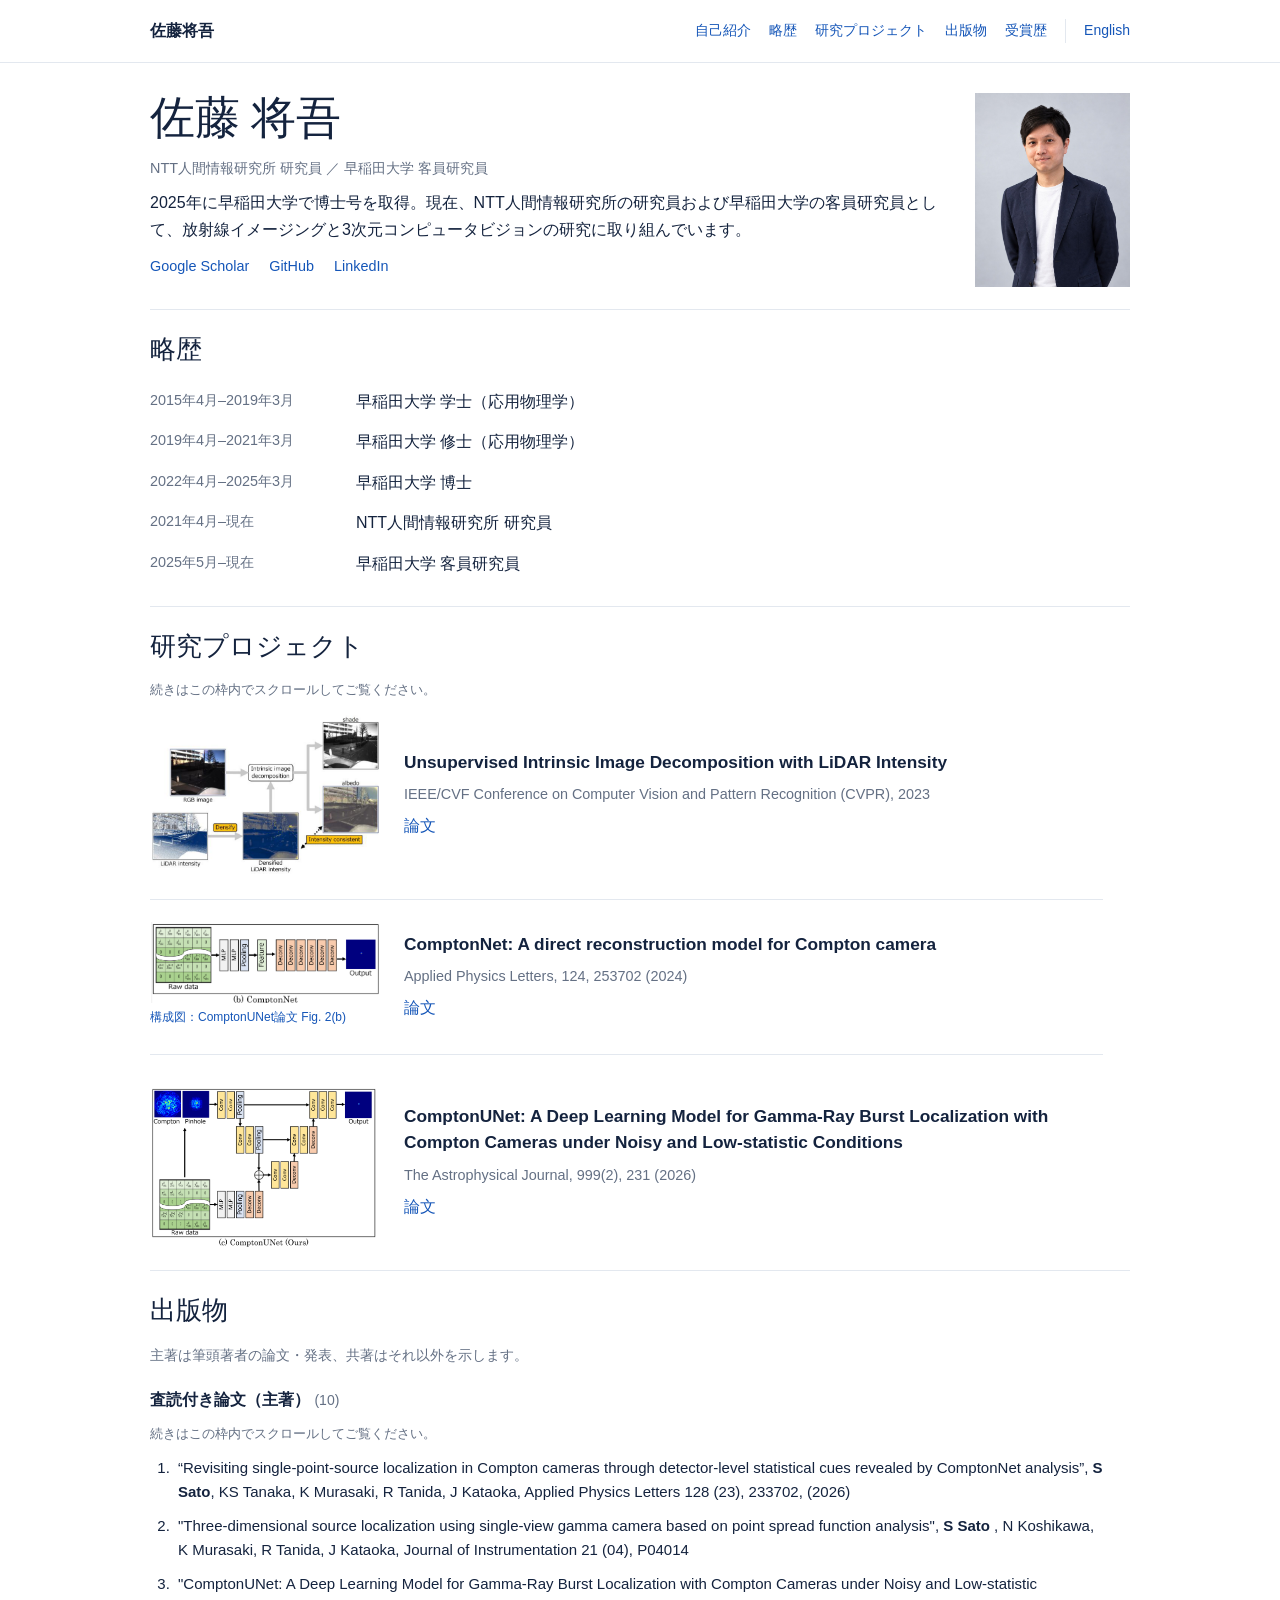
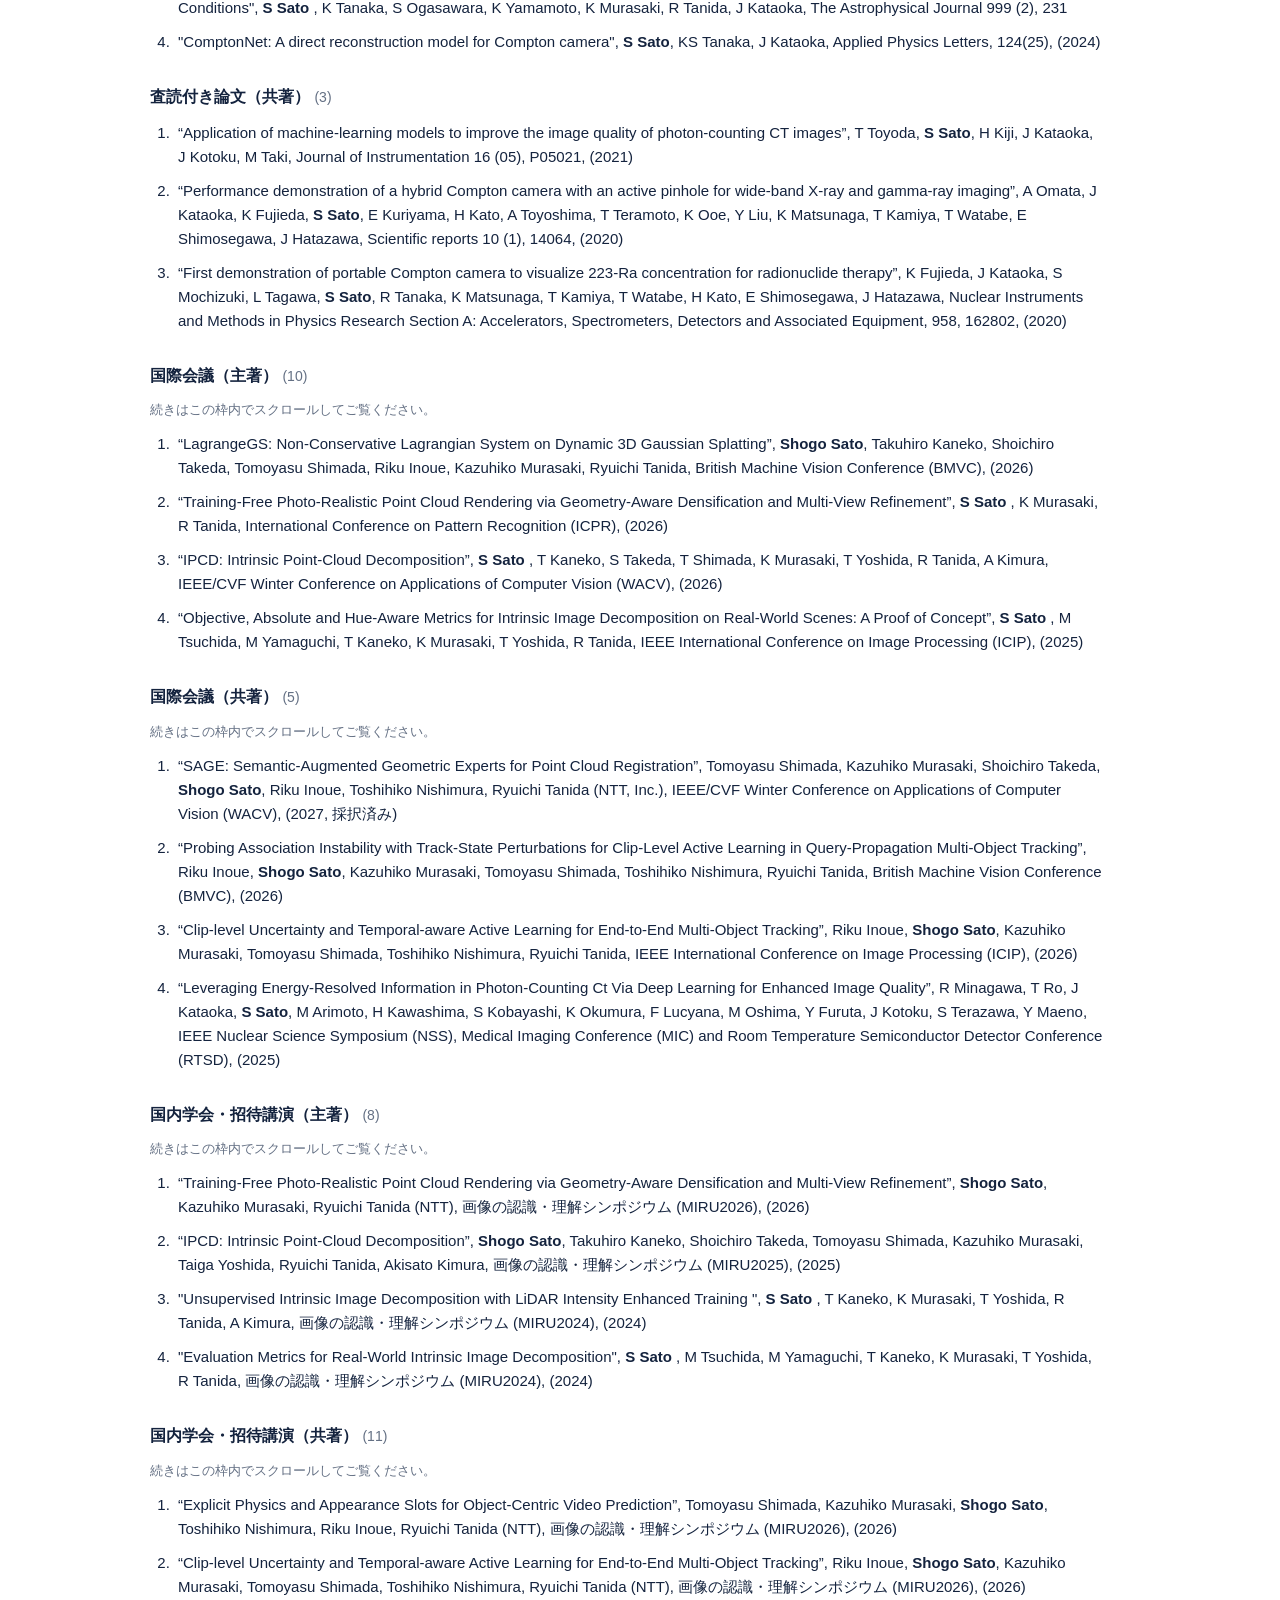
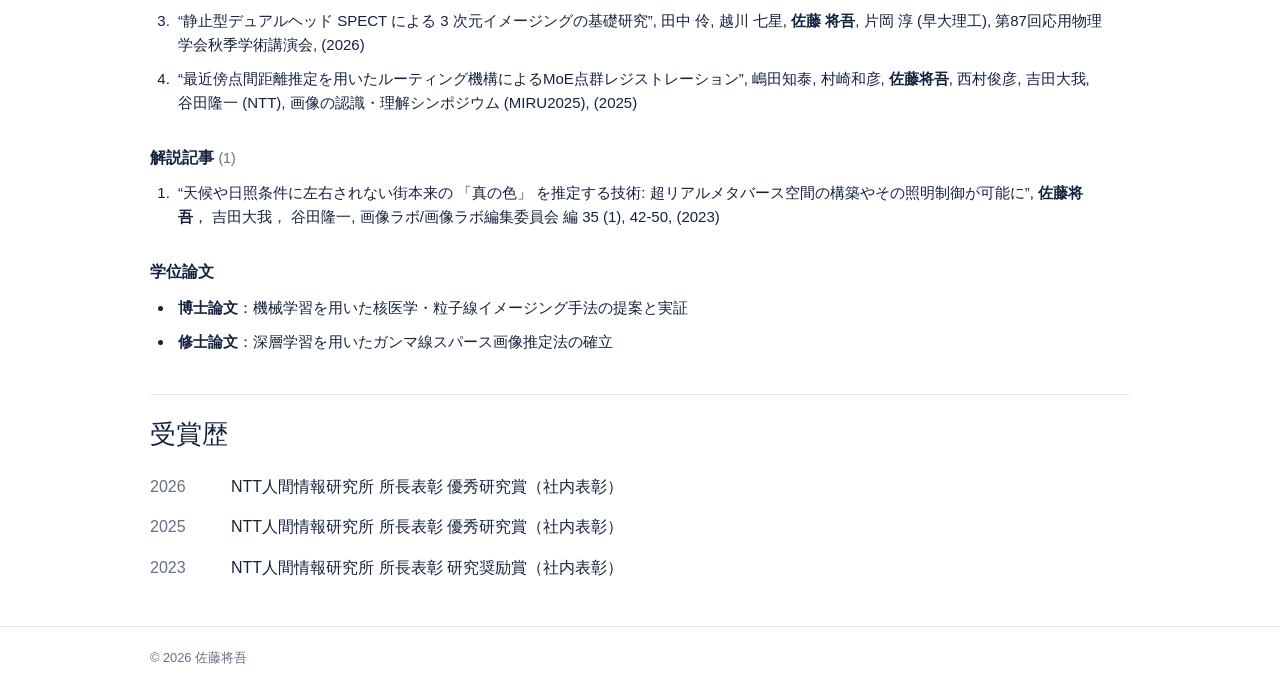
<file: index.html>
<!doctype html>
<html lang="ja"><head><meta charset="utf-8"><meta name="viewport" content="width=device-width, initial-scale=1"><title>佐藤将吾｜研究者</title><meta name="description" content="佐藤将吾の研究紹介・略歴・出版物・受賞歴。放射線イメージングと3次元コンピュータビジョン。"><link rel="alternate" hreflang="ja" href="index.html"><link rel="alternate" hreflang="en" href="en.html"><link rel="stylesheet" href="styles.css"></head>
<body><header><div class="container nav"><a class="brand" href="#about">佐藤将吾</a><nav aria-label="主要ナビゲーション"><a href="#about">自己紹介</a><a href="#bio">略歴</a><a href="#research">研究プロジェクト</a><a href="#publications">出版物</a><a href="#awards">受賞歴</a><a class="language" href="en.html" lang="en">English</a></nav></div></header>
<main class="container"><div id="about" class="hero"><div><h1>佐藤 将吾</h1><p class="affiliation">NTT人間情報研究所 研究員 ／ 早稲田大学 客員研究員</p><p>2025年に早稲田大学で博士号を取得。現在、NTT人間情報研究所の研究員および早稲田大学の客員研究員として、放射線イメージングと3次元コンピュータビジョンの研究に取り組んでいます。</p><div class="links"><a href="https://scholar.google.com/citations?user=L3wIpmAAAAAJ&amp;hl=ja">Google Scholar</a><a href="https://github.com/ShogoSato1996">GitHub</a><a href="https://www.linkedin.com/in/shogo-sato/">LinkedIn</a></div></div><img class="portrait" src="profile-casual.jpg" alt="佐藤将吾の写真" width="1122" height="1402"></div>
<section id="bio"><h2>略歴</h2><dl class="bio-list"><div><dt>2015年4月–2019年3月</dt><dd>早稲田大学 学士（応用物理学）</dd></div><div><dt>2019年4月–2021年3月</dt><dd>早稲田大学 修士（応用物理学）</dd></div><div><dt>2022年4月–2025年3月</dt><dd>早稲田大学 博士</dd></div><div><dt>2021年4月–現在</dt><dd>NTT人間情報研究所 研究員</dd></div><div><dt>2025年5月–現在</dt><dd>早稲田大学 客員研究員</dd></div></dl></section>
<section id="research"><h2>研究プロジェクト</h2><p class="scroll-hint" hidden>続きはこの枠内でスクロールしてご覧ください。</p><div class="scroll-window research-list" data-preview-count="3" role="region" aria-label="研究プロジェクト"><article class="research-row"><a href="https://openaccess.thecvf.com/content/CVPR2023/html/Sato_Unsupervised_Intrinsic_Image_Decomposition_With_LiDAR_Intensity_CVPR_2023_paper.html"><img src="cvpr2023-thumbnail.png" alt="LiDAR反射強度を用いた固有画像分解の手法概要" width="720" height="510" loading="lazy"></a><div><h3>Unsupervised Intrinsic Image Decomposition with LiDAR Intensity</h3><p class="venue">IEEE/CVF Conference on Computer Vision and Pattern Recognition (CVPR), 2023</p><a href="https://openaccess.thecvf.com/content/CVPR2023/html/Sato_Unsupervised_Intrinsic_Image_Decomposition_With_LiDAR_Intensity_CVPR_2023_paper.html">論文</a></div></article>
<article class="research-row"><div><a href="https://doi.org/10.1063/5.0213950"><img src="comptonnet-thumbnail.png" alt="ComptonNet: A direct reconstruction model for Compton camera" loading="lazy"></a><p class="image-source"><a href="https://arxiv.org/abs/2602.17085">構成図：ComptonUNet論文 Fig. 2(b)</a></p></div><div><h3>ComptonNet: A direct reconstruction model for Compton camera</h3><p class="venue">Applied Physics Letters, 124, 253702 (2024)</p><a href="https://doi.org/10.1063/5.0213950">論文</a></div></article>
<article class="research-row"><div><a href="https://arxiv.org/abs/2602.17085"><img src="comptonunet-thumbnail.png" alt="ComptonUNet: A Deep Learning Model for Gamma-Ray Burst Localization with Compton Cameras under Noisy and Low-statistic Conditions" loading="lazy"></a></div><div><h3>ComptonUNet: A Deep Learning Model for Gamma-Ray Burst Localization with Compton Cameras under Noisy and Low-statistic Conditions</h3><p class="venue">The Astrophysical Journal, 999(2), 231 (2026)</p><a href="https://arxiv.org/abs/2602.17085">論文</a></div></article>
<article class="research-row"><div><a href="https://arxiv.org/abs/2104.00916"><img src="fermi-thumbnail.png" alt="Machine-learning Application to Fermi-LAT Data: Sharpening All-sky Map and Emphasizing Variable Sources" loading="lazy"></a></div><div><h3>Machine-learning Application to Fermi-LAT Data: Sharpening All-sky Map and Emphasizing Variable Sources</h3><p class="venue">The Astrophysical Journal, 913(2), 83 (2021)</p><a href="https://arxiv.org/abs/2104.00916">論文</a></div></article>
<article class="research-row"><div><a href="https://www.openaccess.thecvf.com/content/WACV2026/html/Sato_IPCD_Intrinsic_Point-Cloud_Decomposition_WACV_2026_paper.html"><img src="ipcd-thumbnail.png" alt="IPCD: Intrinsic Point-Cloud Decomposition" loading="lazy"></a></div><div><h3>IPCD: Intrinsic Point-Cloud Decomposition</h3><p class="venue">IEEE/CVF Winter Conference on Applications of Computer Vision (WACV), 2026</p><a href="https://www.openaccess.thecvf.com/content/WACV2026/html/Sato_IPCD_Intrinsic_Point-Cloud_Decomposition_WACV_2026_paper.html">論文</a></div></article>
<article class="research-row"><div><a href="https://openaccess.thecvf.com/content/WACV2025/html/Sato_Unsupervised_Single-Image_Intrinsic_Image_Decomposition_with_LiDAR_Intensity_Enhanced_Training_WACV_2025_paper.html"><img src="liet-thumbnail.png" alt="Unsupervised Single-Image Intrinsic Image Decomposition with LiDAR Intensity Enhanced Training" loading="lazy"></a></div><div><h3>Unsupervised Single-Image Intrinsic Image Decomposition with LiDAR Intensity Enhanced Training</h3><p class="venue">IEEE/CVF Winter Conference on Applications of Computer Vision (WACV), 2025</p><a href="https://openaccess.thecvf.com/content/WACV2025/html/Sato_Unsupervised_Single-Image_Intrinsic_Image_Decomposition_with_LiDAR_Intensity_Enhanced_Training_WACV_2025_paper.html">論文</a></div></article></div></section>
<section id="publications">
      <div>
        <h2>出版物</h2>
        <p class="publication-intro">主著は筆頭著者の論文・発表、共著はそれ以外を示します。</p>
        
        <div class="publication-group"><h3>査読付き論文（主著） <span class="pub-count">(10)</span></h3><p class="scroll-hint" hidden>続きはこの枠内でスクロールしてご覧ください。</p><div class="scroll-window" data-preview-count="4" role="region" aria-label="査読付き論文（主著）"><ol class="publication-list"><li>“Revisiting single-point-source localization in Compton cameras through detector-level statistical cues revealed by ComptonNet analysis”, <strong>S Sato</strong>, KS Tanaka, K Murasaki, R Tanida, J Kataoka, Applied Physics Letters 128 (23), 233702, (2026)</li>
<li>&quot;Three-dimensional source localization using single-view gamma camera based on point spread function analysis&quot;, <strong>S Sato</strong> , N Koshikawa, K Murasaki, R Tanida, J Kataoka, Journal of Instrumentation 21 (04), P04014</li>
<li>&quot;ComptonUNet: A Deep Learning Model for Gamma-Ray Burst Localization with Compton Cameras under Noisy and Low-statistic Conditions&quot;, <strong>S Sato</strong> , K Tanaka, S Ogasawara, K Yamamoto, K Murasaki, R Tanida, J Kataoka, The Astrophysical Journal 999 (2), 231</li>
<li>&quot;ComptonNet: A direct reconstruction model for Compton camera&quot;, <strong>S Sato</strong>, KS Tanaka, J Kataoka, Applied Physics Letters, 124(25), (2024)</li>
<li>“Experimental concept validation of a proton therapy range verification system using scattered proton measurements, <strong>S Sato</strong>, H Yokokawa, M Sagisaka, Y Okazaki, R Iwashita, S Yoshida, KS Tanaka, S Yamamoto, T Yamashita, Y Kobashi, J Kataoka, Applied Physics Letters, 124(21), (2024)</li>
<li>“Shadow Detection Based on Luminance-LiDAR Intensity Uncorrelation”, <strong>S Sato</strong>, Y Yao, T Yoshida, S Ando, J Shimamura, IEICE TRANSACTIONS on Information and Systems 106 (9), 1556-1563, (2023)</li>
<li>“A simulation study of in-beam visualization system for proton therapy by monitoring scattered protons”, <strong>S Sato</strong>, H Yokokawa, M Hosobuchi, J Kataoka, Frontiers in Medicine 10, 1038348, (2023)</li>
<li>“Machine-learning Application to Fermi-LAT Data: Sharpening All-sky Map and Emphasizing Variable Sources”, <strong>S Sato</strong>, J Kataoka, S Ito, J Kotoku, M Taki, A Oyama, T Toyoda, Y Nakamura, M Yamamoto, The Astrophysical Journal 913 (2), 83, (2021)</li>
<li>“High-statistics image generation from sparse radiation images by four types of machine-learning models”, <strong>S Sato</strong>, J Kataoka, J Kotoku, M Taki, A Oyama, L Tagawa, K Fujieda, F Nishi, T Toyoda, Journal of Instrumentation 15 (10), P10026, (2020)</li>
<li>“First application of the super-resolution imaging technique using a Compton camera”, <strong>S Sato</strong>, J Kataoka, J Kotoku, M Taki, A Oyama, L Tagawa, K Fujieda, F Nishi, T Toyoda, Nuclear Instruments and Methods in Physics Research Section A: Accelerators, Spectrometers, Detectors and Associated Equipment, 969, 164034, (2020)</li></ol></div></div>
<div class="publication-group"><h3>査読付き論文（共著） <span class="pub-count">(3)</span></h3><p class="scroll-hint" hidden>続きはこの枠内でスクロールしてご覧ください。</p><div class="scroll-window" data-preview-count="4" role="region" aria-label="査読付き論文（共著）"><ol class="publication-list"><li>“Application of machine-learning models to improve the image quality of photon-counting CT images”, T Toyoda, <strong>S Sato</strong>, H Kiji, J Kataoka, J Kotoku, M Taki, Journal of Instrumentation 16 (05), P05021, (2021)</li>
<li>“Performance demonstration of a hybrid Compton camera with an active pinhole for wide-band X-ray and gamma-ray imaging”, A Omata, J Kataoka, K Fujieda, <strong>S Sato</strong>, E Kuriyama, H Kato, A Toyoshima, T Teramoto, K Ooe, Y Liu, K Matsunaga, T Kamiya, T Watabe, E Shimosegawa, J Hatazawa, Scientific reports 10 (1), 14064, (2020)</li>
<li>“First demonstration of portable Compton camera to visualize 223-Ra concentration for radionuclide therapy”, K Fujieda, J Kataoka, S Mochizuki, L Tagawa, <strong>S Sato</strong>, R Tanaka, K Matsunaga, T Kamiya, T Watabe, H Kato, E Shimosegawa, J Hatazawa, Nuclear Instruments and Methods in Physics Research Section A: Accelerators, Spectrometers, Detectors and Associated Equipment, 958, 162802, (2020)</li></ol></div></div>
<div class="publication-group"><h3>国際会議（主著） <span class="pub-count">(10)</span></h3><p class="scroll-hint" hidden>続きはこの枠内でスクロールしてご覧ください。</p><div class="scroll-window" data-preview-count="4" role="region" aria-label="国際会議（主著）"><ol class="publication-list"><li>“LagrangeGS: Non-Conservative Lagrangian System on Dynamic 3D Gaussian Splatting”, <strong>Shogo Sato</strong>, Takuhiro Kaneko, Shoichiro Takeda, Tomoyasu Shimada, Riku Inoue, Kazuhiko Murasaki, Ryuichi Tanida, British Machine Vision Conference (BMVC), (2026)</li>
<li>“Training-Free Photo-Realistic Point Cloud Rendering via Geometry-Aware Densification and Multi-View Refinement”, <strong>S Sato</strong> , K Murasaki, R Tanida, International Conference on Pattern Recognition (ICPR), (2026)</li>
<li>“IPCD: Intrinsic Point-Cloud Decomposition”, <strong>S Sato</strong> , T Kaneko, S Takeda, T Shimada, K Murasaki, T Yoshida, R Tanida, A Kimura, IEEE/CVF Winter Conference on Applications of Computer Vision (WACV), (2026)</li>
<li>“Objective, Absolute and Hue-Aware Metrics for Intrinsic Image Decomposition on Real-World Scenes: A Proof of Concept”, <strong>S Sato</strong> , M Tsuchida, M Yamaguchi, T Kaneko, K Murasaki, T Yoshida, R Tanida, IEEE International Conference on Image Processing (ICIP), (2025)</li>
<li>“Unsupervised Single-Image Intrinsic Image Decomposition with LiDAR Intensity Enhanced Training”, <strong>S Sato</strong>, T Kaneko, K Murasaki, T Yoshida, R Tanida, A Kimura, IEEE/CVF Winter Conference on Applications of Computer Vision (WACV), (2025)</li>
<li>“Unsupervised intrinsic image decomposition with lidar intensity”, <strong>S Sato</strong>, Y Yao, T Yoshida, T Kaneko, S Ando, J Shimamura, IEEE/CVF Conference on Computer Vision and Pattern Recognition (CVPR), (2023)</li>
<li>”In-situ visualization system of 3D dose distribution for precision proton therapy”, <strong>S Sato</strong>, H Yokokawa, M Hosobuchi, M Sagisaka, K Tanaka, J Kataoka, New Developments in Photodetection (NDIP2022), Oral, (2022)</li>
<li>”First application of the super-resolution imaging technique using a Compton camera”, <strong>S Sato</strong>, J Kataoka, J Kotoku, M Taki, A Oyama, L Tagawa, K Fujieda, F Nishi, and T Toyoda, 12th International Hiroshima Symposium on the Development and Application of Semiconductor Tracking Detectors (HSTD12), (2021)</li>
<li>” A simple identification of multiple-hit events to improve the image quality of fine pixel scintillation detector”, <strong>S Sato</strong>, J Kataoka, S Mochizuki, K Fujieda, F Nishi, 12th International Hiroshima Symposium on the Development and Application of Semiconductor Tracking Detectors (HSTD12), (2021)</li>
<li>” A simple identification of multiple-hit events to improve the image quality of fine pixel scintillation detector”, <strong>S Sato</strong>, J Kataoka, S Mochizuki, K Fujieda, F Nishi, IEEE Nuclear Science Symposium, Medical Imaging Conference, (2021)</li></ol></div></div>
<div class="publication-group"><h3>国際会議（共著） <span class="pub-count">(5)</span></h3><p class="scroll-hint" hidden>続きはこの枠内でスクロールしてご覧ください。</p><div class="scroll-window" data-preview-count="4" role="region" aria-label="国際会議（共著）"><ol class="publication-list"><li>“SAGE: Semantic-Augmented Geometric Experts for Point Cloud Registration”, Tomoyasu Shimada, Kazuhiko Murasaki, Shoichiro Takeda, <strong>Shogo Sato</strong>, Riku Inoue, Toshihiko Nishimura, Ryuichi Tanida (NTT, Inc.), IEEE/CVF Winter Conference on Applications of Computer Vision (WACV), (2027, 採択済み)</li>
<li>“Probing Association Instability with Track-State Perturbations for Clip-Level Active Learning in Query-Propagation Multi-Object Tracking”, Riku Inoue, <strong>Shogo Sato</strong>, Kazuhiko Murasaki, Tomoyasu Shimada, Toshihiko Nishimura, Ryuichi Tanida, British Machine Vision Conference (BMVC), (2026)</li>
<li>“Clip-level Uncertainty and Temporal-aware Active Learning for End-to-End Multi-Object Tracking”, Riku Inoue, <strong>Shogo Sato</strong>, Kazuhiko Murasaki, Tomoyasu Shimada, Toshihiko Nishimura, Ryuichi Tanida, IEEE International Conference on Image Processing (ICIP), (2026)</li>
<li>“Leveraging Energy-Resolved Information in Photon-Counting Ct Via Deep Learning for Enhanced Image Quality”, R Minagawa, T Ro, J Kataoka, <strong>S Sato</strong>, M Arimoto, H Kawashima, S Kobayashi, K Okumura, F Lucyana, M Oshima, Y Furuta, J Kotoku, S Terazawa, Y Maeno, IEEE Nuclear Science Symposium (NSS), Medical Imaging Conference (MIC) and Room Temperature Semiconductor Detector Conference (RTSD), (2025)</li>
<li>&quot;Memory-Efficient Point Cloud Registration via Overlapping Region Sampling&quot;, T Shimada, K Murasaki, <strong>S Sato</strong>, T Nishimura, T Yoshida, R Tanida, 2024 IEEE Visual Communications and Image Processing (VCIP), (2024)</li></ol></div></div>
<div class="publication-group"><h3>国内学会・招待講演（主著） <span class="pub-count">(8)</span></h3><p class="scroll-hint" hidden>続きはこの枠内でスクロールしてご覧ください。</p><div class="scroll-window" data-preview-count="4" role="region" aria-label="国内学会・招待講演（主著）"><ol class="publication-list"><li>“Training-Free Photo-Realistic Point Cloud Rendering via Geometry-Aware Densification and Multi-View Refinement”, <strong>Shogo Sato</strong>, Kazuhiko Murasaki, Ryuichi Tanida (NTT), 画像の認識・理解シンポジウム (MIRU2026), (2026)</li>
<li>“IPCD: Intrinsic Point-Cloud Decomposition”, <strong>Shogo Sato</strong>, Takuhiro Kaneko, Shoichiro Takeda, Tomoyasu Shimada, Kazuhiko Murasaki, Taiga Yoshida, Ryuichi Tanida, Akisato Kimura, 画像の認識・理解シンポジウム (MIRU2025), (2025)</li>
<li>&quot;Unsupervised Intrinsic Image Decomposition with LiDAR Intensity Enhanced Training &quot;, <strong>S Sato</strong> , T Kaneko, K Murasaki, T Yoshida, R Tanida, A Kimura, 画像の認識・理解シンポジウム (MIRU2024), (2024)</li>
<li>&quot;Evaluation Metrics for Real-World Intrinsic Image Decomposition&quot;, <strong>S Sato</strong> , M Tsuchida, M Yamaguchi, T Kaneko, K Murasaki, T Yoshida, R Tanida, 画像の認識・理解シンポジウム (MIRU2024), (2024)</li>
<li>(招待講演) &quot;Unsupervised Intrinsic Image Decomposition With LiDAR Intensity&quot;, <strong>S Sato</strong> , Y Yao, T Yoshida, T Kaneko, S Ando, J Shimamura, 情報科学技術フォーラム（FIT2023）, (2023)</li>
<li>&quot;Unsupervised Intrinsic Image Decomposition With LiDAR Intensity&quot;, <strong>S Sato</strong> , Y Yao, T Yoshida, T Kaneko, S Ando, J Shimamura, 画像の認識・理解シンポジウム (MIRU2023), (2023)</li>
<li>” 散乱陽子線計測に基づく「その場」陽子線モニタリングシステムの初期検証”, <strong>佐藤将吾</strong>, 横川 広歩, 田中 香津生, 山本 誠一, 片岡 淳, 春季応用物理学会2023, (2023)</li>
<li>” 4 種類の機械学習技術を用いたコンプトンカメラ画像解析”, <strong>佐藤将吾</strong>, 片岡淳, 古徳純一, 瀧雅人, 大山飛鳥, 田川怜央, 藤枝和也, 西郁也, 豊田貴也, 春季応用物理学会2020, (2020)</li></ol></div></div>
<div class="publication-group"><h3>国内学会・招待講演（共著） <span class="pub-count">(11)</span></h3><p class="scroll-hint" hidden>続きはこの枠内でスクロールしてご覧ください。</p><div class="scroll-window" data-preview-count="4" role="region" aria-label="国内学会・招待講演（共著）"><ol class="publication-list"><li>“Explicit Physics and Appearance Slots for Object-Centric Video Prediction”, Tomoyasu Shimada, Kazuhiko Murasaki, <strong>Shogo Sato</strong>, Toshihiko Nishimura, Riku Inoue, Ryuichi Tanida (NTT), 画像の認識・理解シンポジウム (MIRU2026), (2026)</li>
<li>“Clip-level Uncertainty and Temporal-aware Active Learning for End-to-End Multi-Object Tracking”, Riku Inoue, <strong>Shogo Sato</strong>, Kazuhiko Murasaki, Tomoyasu Shimada, Toshihiko Nishimura, Ryuichi Tanida (NTT), 画像の認識・理解シンポジウム (MIRU2026), (2026)</li>
<li>“静止型デュアルヘッド SPECT による 3 次元イメージングの基礎研究”, 田中 伶, 越川 七星, <strong>佐藤 将吾</strong>, 片岡 淳 (早大理工), 第87回応用物理学会秋季学術講演会, (2026)</li>
<li>“最近傍点間距離推定を用いたルーティング機構によるMoE点群レジストレーション”, 嶋田知泰, 村崎和彦, <strong>佐藤将吾</strong>, 西村俊彦, 吉田大我, 谷田隆一 (NTT), 画像の認識・理解シンポジウム (MIRU2025), (2025)</li>
<li>” アクティブピンホールを用いた広帯域ガンマ線カメラの性能実証”, 小俣陽久， 片岡淳， 藤枝和也， <strong>佐藤将吾</strong>， 栗山映里， 加藤弘樹， 豊嶋厚史， 寺本高啓， 大江一弘， 劉雨薇， 松永恵子， 神谷貴史， 渡部直史， 下瀬川恵久， 畑澤順, 秋季応用物理学会2020, (2020)</li>
<li>” 陽子線治療オンラインモニタに向けた二次中性子ドシメトリーカメラの開発”, 田中稜，片岡淳，<strong>佐藤将吾</strong>，西郁也, 秋季応用物理学会2020, (2020)</li>
<li>&quot;核医学治療に向けた大面積コンプトンカメラの開発と実証&quot;, 藤枝和也， 片岡淳， 望月早駆， 田川怜央，<strong>佐藤将吾</strong>，田中稜， 小俣陽久， 松永恵子， 神谷貴史， 渡部直史， 加藤弘樹， 下瀬川恵久， 畑澤順， 大江一弘， 豊嶋厚史, 春季応用物理学会2019, (2019)</li>
<li>&quot;革新的 X 線ガンマ線カメラによる広帯域イメージングの提案と実証&quot;, 小俣陽久， 片岡淳， 藤枝和也，<strong>佐藤将吾</strong>， 松永恵子， 神谷貴史， 渡部直史， 加藤弘樹， 下瀬川恵久， 畑澤順， 大江一弘， 豊嶋厚史, 春季応用物理学会2020, (2020)</li>
<li>&quot;陽子線治療における二次中性子イメージングカメラの開発&quot;, 田中稜， 片岡淳， 藤枝和也，<strong>佐藤将吾</strong>， 西郁也, 秋季応用物理学会2019, (2019)</li>
<li>&quot;RI 内用療法に向けた大面積コンプトンカメラの最適化検証&quot;, 田中稜， 片岡淳， 望月早駆， 田川怜央， 藤枝和也，<strong>佐藤将吾</strong>， 吉野将生， 鎌田圭， 吉川彰, 秋季応用物理学会2019, (2019)</li>
<li>&quot;RI 内用療法に向けたコンプトンカメラによる223Ra イメージングの実証&quot;, 藤枝和也, 片岡淳, 望月早駆, 田川怜央, <strong>佐藤将吾</strong>, 田中稜, 松永恵子, 神谷貴史, 渡部直史, 下瀬川恵久, 畑澤順, 大須賀慎二, 春季応用物理学会2019, (2019)</li></ol></div></div>
<div class="publication-group"><h3>解説記事 <span class="pub-count">(1)</span></h3><p class="scroll-hint" hidden>続きはこの枠内でスクロールしてご覧ください。</p><div class="scroll-window" data-preview-count="4" role="region" aria-label="解説記事"><ol class="publication-list"><li>“天候や日照条件に左右されない街本来の 「真の色」 を推定する技術: 超リアルメタバース空間の構築やその照明制御が可能に”, <strong>佐藤将吾</strong>， 吉田大我， 谷田隆一, 画像ラボ/画像ラボ編集委員会 編 35 (1), 42-50, (2023)</li></ol></div></div>
        <div class="publication-group"><h3>学位論文</h3><ul class="publication-list">
        <li><strong>博士論文</strong>：機械学習を用いた核医学・粒子線イメージング手法の提案と実証</li>
        <li><strong>修士論文</strong>：深層学習を用いたガンマ線スパース画像推定法の確立</li>
        </ul></div>
      </div>
    </section>
<section id="awards"><h2>受賞歴</h2><ul class="awards"><li><time>2026</time><span>NTT人間情報研究所 所長表彰 優秀研究賞（社内表彰）</span></li><li><time>2025</time><span>NTT人間情報研究所 所長表彰 優秀研究賞（社内表彰）</span></li><li><time>2023</time><span>NTT人間情報研究所 所長表彰 研究奨励賞（社内表彰）</span></li></ul></section></main><footer><div class="container">© 2026 佐藤将吾</div></footer>
<script>
(() => {
  const regions = [...document.querySelectorAll('[data-preview-count]')];
  let frame;
  function update() {
    for (const region of regions) {
      const items = [...region.querySelectorAll(':scope > article, :scope > ol > li')];
      const count = Number(region.dataset.previewCount);
      const overflowing = items.length > count;
      if (overflowing) {
        const top = region.getBoundingClientRect().top;
        const bottom = items[count - 1].getBoundingClientRect().bottom;
        region.style.maxHeight = Math.ceil(bottom - top + region.scrollTop) + 'px';
        region.tabIndex = 0;
      } else {
        region.style.maxHeight = 'none';
        region.removeAttribute('tabindex');
      }
      region.previousElementSibling.hidden = !overflowing;
    }
  }
  function schedule() {
    cancelAnimationFrame(frame);
    frame = requestAnimationFrame(update);
  }
  window.addEventListener('resize', schedule);
  for (const image of document.images) image.addEventListener('load', schedule);
  if (document.fonts) document.fonts.ready.then(schedule);
  if ('ResizeObserver' in window) {
    const observer = new ResizeObserver(schedule);
    regions.forEach(region => region.querySelectorAll('article, li').forEach(item => observer.observe(item)));
  }
  schedule();
})();
</script>
</body></html>
</file>
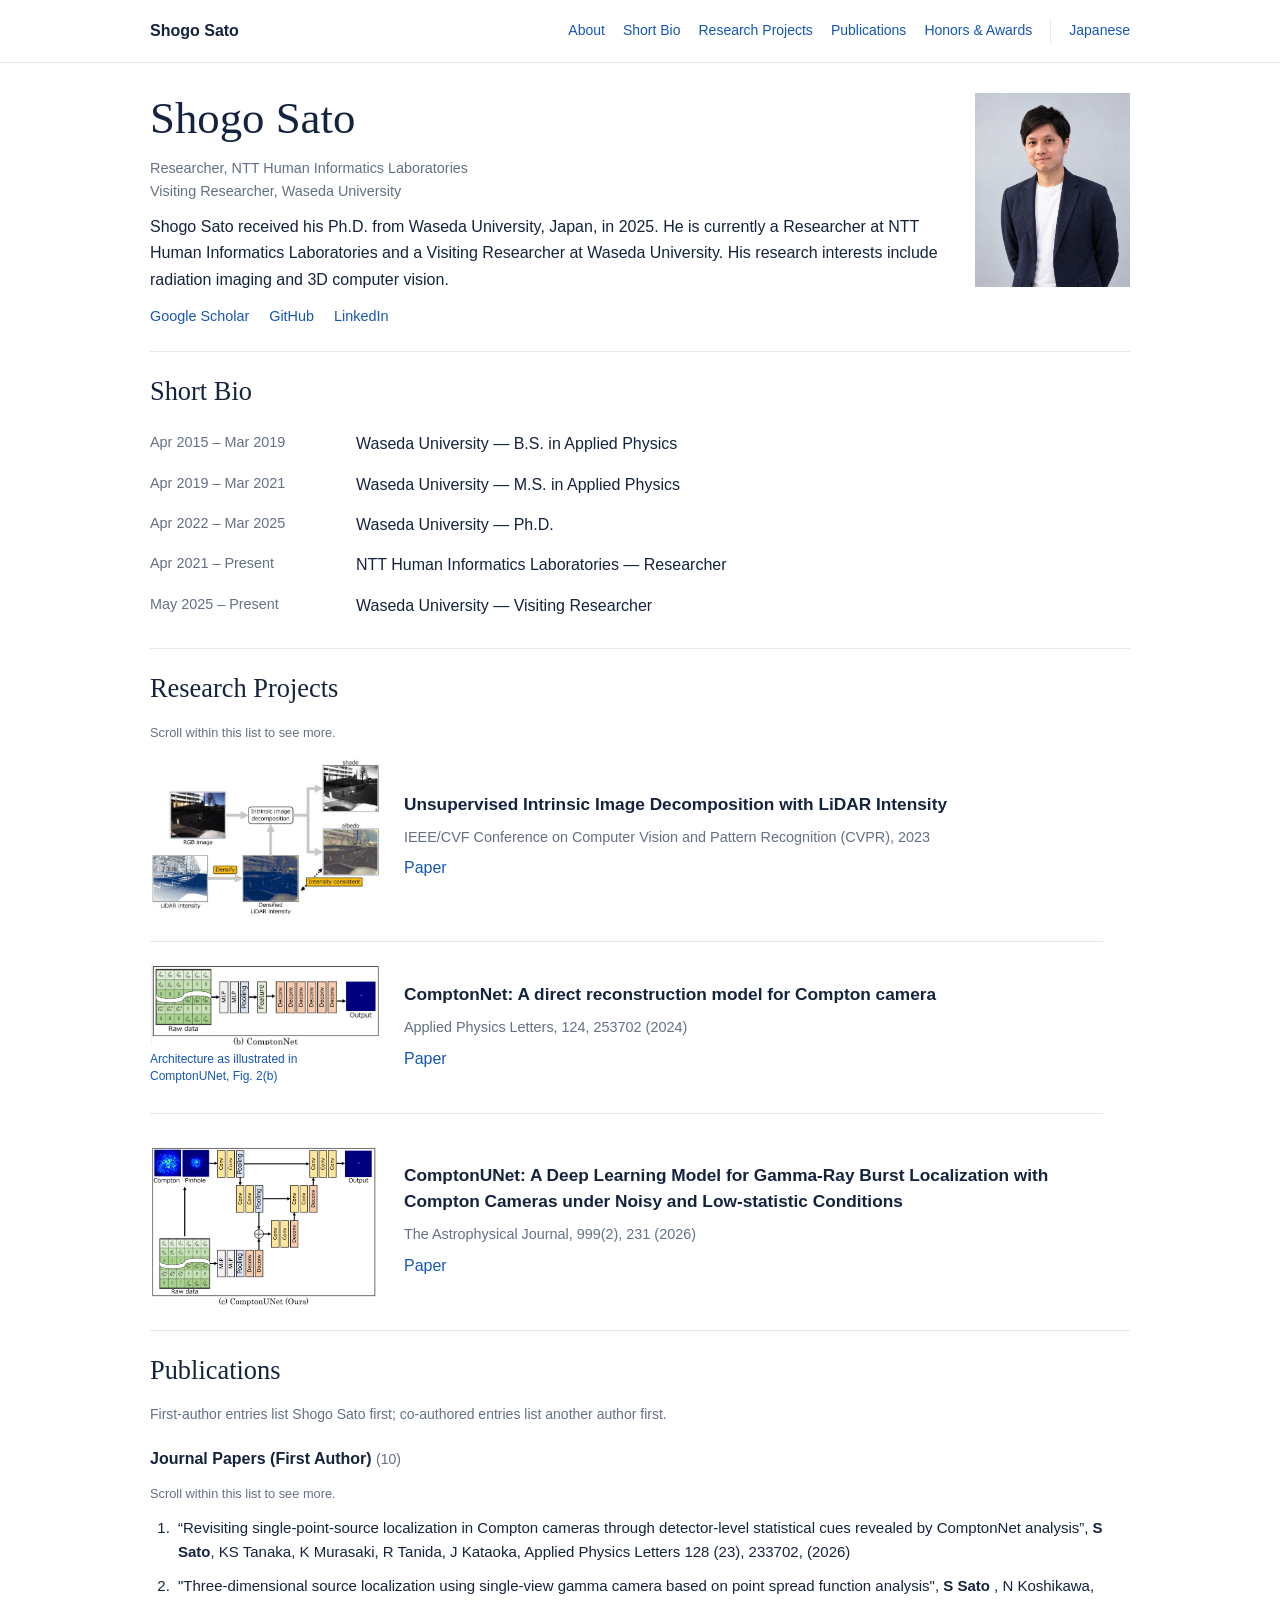
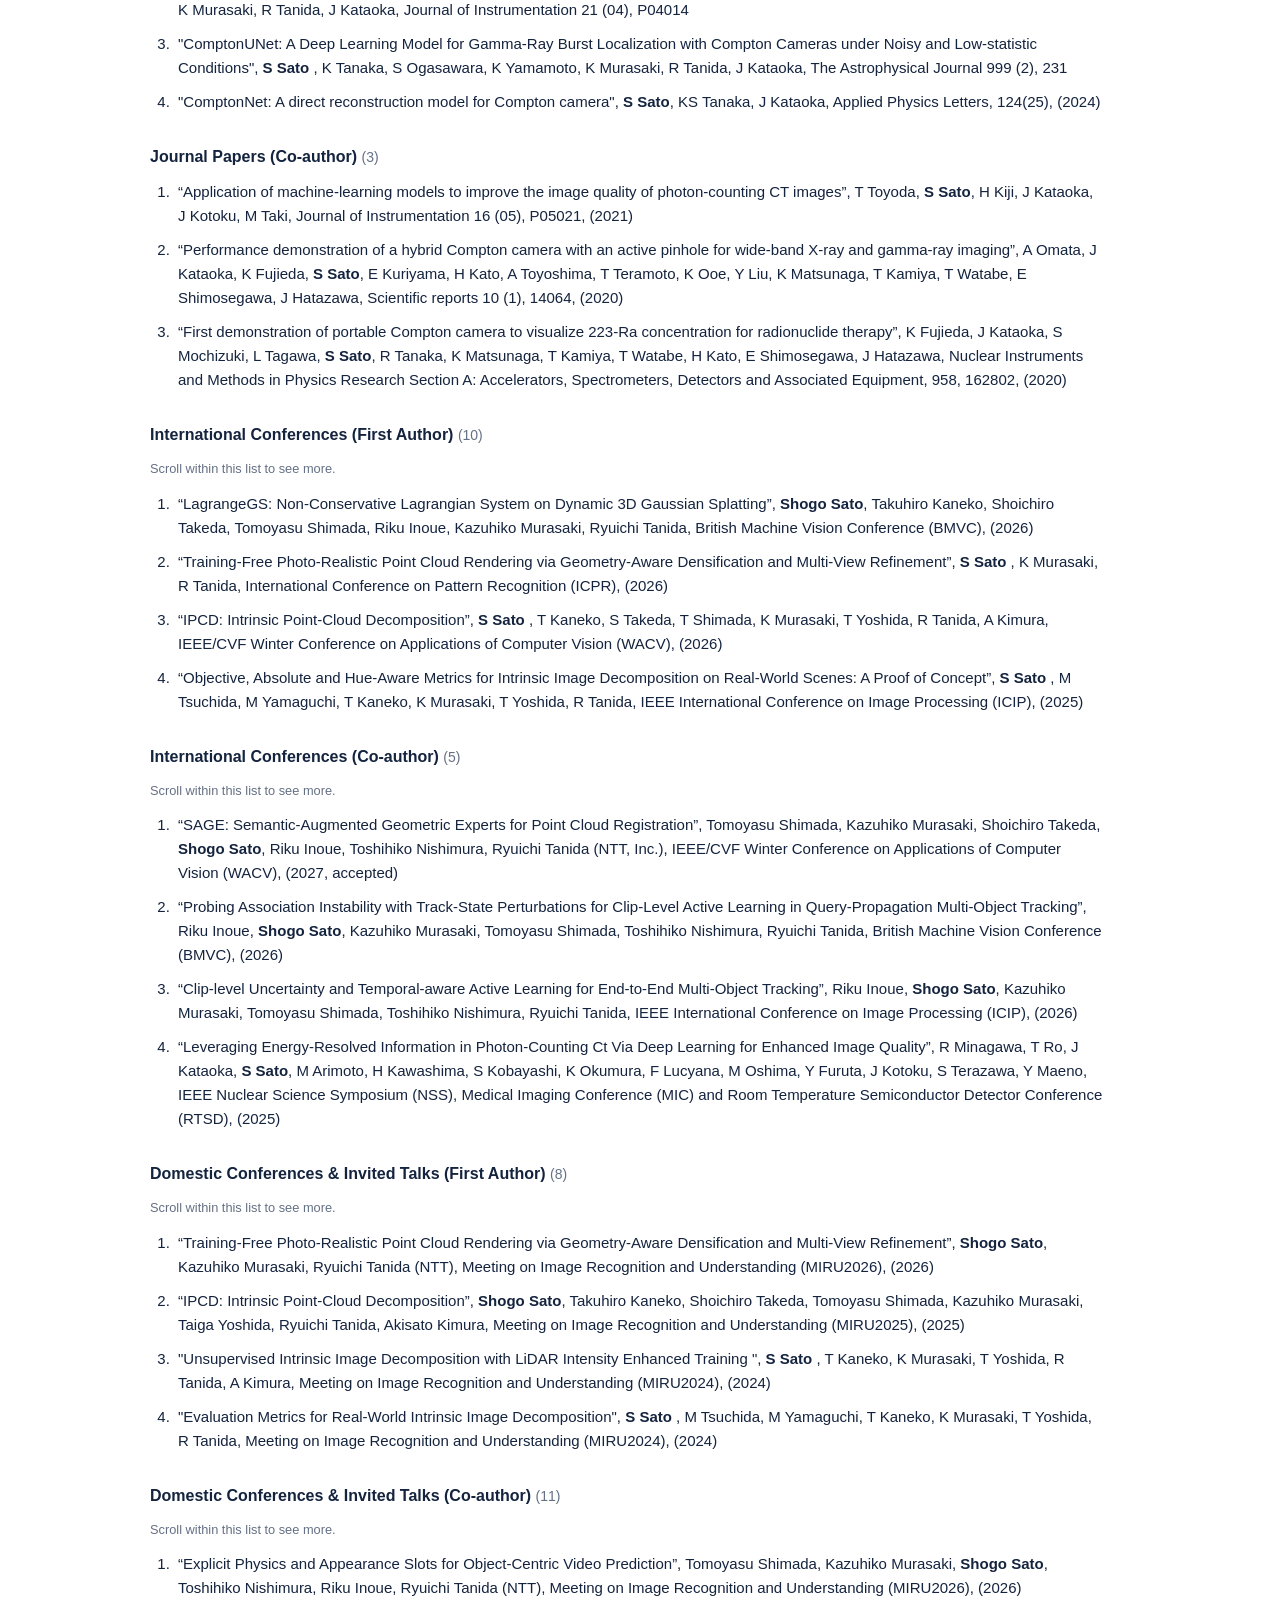
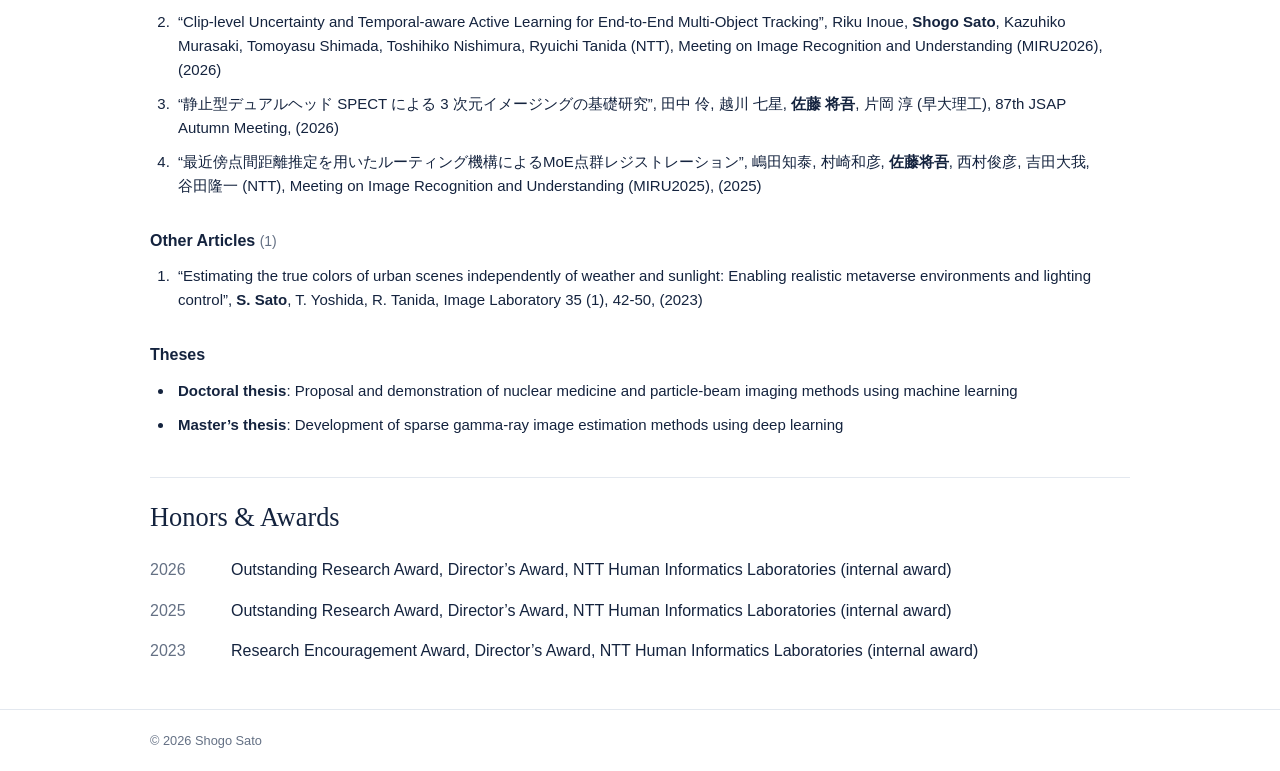
<file: en.html>
<!doctype html>
<html lang="en"><head><meta charset="utf-8"><meta name="viewport" content="width=device-width, initial-scale=1"><title>Shogo Sato | Researcher</title><meta name="description" content="Shogo Sato: radiation imaging and 3D computer vision. Biography, research, publications and awards."><link rel="alternate" hreflang="ja" href="index.html"><link rel="alternate" hreflang="en" href="en.html"><link rel="stylesheet" href="styles.css"></head>
<body><header><div class="container nav"><a class="brand" href="#about">Shogo Sato</a><nav aria-label="Main navigation"><a href="#about">About</a><a href="#bio">Short Bio</a><a href="#research">Research Projects</a><a href="#publications">Publications</a><a href="#awards">Honors & Awards</a><a class="language" href="index.html" lang="ja">Japanese</a></nav></div></header>
<main class="container"><div id="about" class="hero"><div><h1>Shogo Sato</h1><p class="affiliation">Researcher, NTT Human Informatics Laboratories<br>Visiting Researcher, Waseda University</p><p>Shogo Sato received his Ph.D. from Waseda University, Japan, in 2025. He is currently a Researcher at NTT Human Informatics Laboratories and a Visiting Researcher at Waseda University. His research interests include radiation imaging and 3D computer vision.</p><div class="links"><a href="https://scholar.google.com/citations?user=L3wIpmAAAAAJ&amp;hl=en">Google Scholar</a><a href="https://github.com/ShogoSato1996">GitHub</a><a href="https://www.linkedin.com/in/shogo-sato/">LinkedIn</a></div></div><img class="portrait" src="profile-casual.jpg" alt="Portrait of Shogo Sato" width="1122" height="1402"></div>
<section id="bio"><h2>Short Bio</h2><dl class="bio-list"><div><dt>Apr 2015 – Mar 2019</dt><dd>Waseda University — B.S. in Applied Physics</dd></div><div><dt>Apr 2019 – Mar 2021</dt><dd>Waseda University — M.S. in Applied Physics</dd></div><div><dt>Apr 2022 – Mar 2025</dt><dd>Waseda University — Ph.D.</dd></div><div><dt>Apr 2021 – Present</dt><dd>NTT Human Informatics Laboratories — Researcher</dd></div><div><dt>May 2025 – Present</dt><dd>Waseda University — Visiting Researcher</dd></div></dl></section>
<section id="research"><h2>Research Projects</h2><p class="scroll-hint" hidden>Scroll within this list to see more.</p><div class="scroll-window research-list" data-preview-count="3" role="region" aria-label="Research projects"><article class="research-row"><a href="https://openaccess.thecvf.com/content/CVPR2023/html/Sato_Unsupervised_Intrinsic_Image_Decomposition_With_LiDAR_Intensity_CVPR_2023_paper.html"><img src="cvpr2023-thumbnail.png" alt="Overview of intrinsic image decomposition with LiDAR intensity" width="720" height="510" loading="lazy"></a><div><h3>Unsupervised Intrinsic Image Decomposition with LiDAR Intensity</h3><p class="venue">IEEE/CVF Conference on Computer Vision and Pattern Recognition (CVPR), 2023</p><a href="https://openaccess.thecvf.com/content/CVPR2023/html/Sato_Unsupervised_Intrinsic_Image_Decomposition_With_LiDAR_Intensity_CVPR_2023_paper.html">Paper</a></div></article>
<article class="research-row"><div><a href="https://doi.org/10.1063/5.0213950"><img src="comptonnet-thumbnail.png" alt="ComptonNet: A direct reconstruction model for Compton camera" loading="lazy"></a><p class="image-source"><a href="https://arxiv.org/abs/2602.17085">Architecture as illustrated in ComptonUNet, Fig. 2(b)</a></p></div><div><h3>ComptonNet: A direct reconstruction model for Compton camera</h3><p class="venue">Applied Physics Letters, 124, 253702 (2024)</p><a href="https://doi.org/10.1063/5.0213950">Paper</a></div></article>
<article class="research-row"><div><a href="https://arxiv.org/abs/2602.17085"><img src="comptonunet-thumbnail.png" alt="ComptonUNet: A Deep Learning Model for Gamma-Ray Burst Localization with Compton Cameras under Noisy and Low-statistic Conditions" loading="lazy"></a></div><div><h3>ComptonUNet: A Deep Learning Model for Gamma-Ray Burst Localization with Compton Cameras under Noisy and Low-statistic Conditions</h3><p class="venue">The Astrophysical Journal, 999(2), 231 (2026)</p><a href="https://arxiv.org/abs/2602.17085">Paper</a></div></article>
<article class="research-row"><div><a href="https://arxiv.org/abs/2104.00916"><img src="fermi-thumbnail.png" alt="Machine-learning Application to Fermi-LAT Data: Sharpening All-sky Map and Emphasizing Variable Sources" loading="lazy"></a></div><div><h3>Machine-learning Application to Fermi-LAT Data: Sharpening All-sky Map and Emphasizing Variable Sources</h3><p class="venue">The Astrophysical Journal, 913(2), 83 (2021)</p><a href="https://arxiv.org/abs/2104.00916">Paper</a></div></article>
<article class="research-row"><div><a href="https://www.openaccess.thecvf.com/content/WACV2026/html/Sato_IPCD_Intrinsic_Point-Cloud_Decomposition_WACV_2026_paper.html"><img src="ipcd-thumbnail.png" alt="IPCD: Intrinsic Point-Cloud Decomposition" loading="lazy"></a></div><div><h3>IPCD: Intrinsic Point-Cloud Decomposition</h3><p class="venue">IEEE/CVF Winter Conference on Applications of Computer Vision (WACV), 2026</p><a href="https://www.openaccess.thecvf.com/content/WACV2026/html/Sato_IPCD_Intrinsic_Point-Cloud_Decomposition_WACV_2026_paper.html">Paper</a></div></article>
<article class="research-row"><div><a href="https://openaccess.thecvf.com/content/WACV2025/html/Sato_Unsupervised_Single-Image_Intrinsic_Image_Decomposition_with_LiDAR_Intensity_Enhanced_Training_WACV_2025_paper.html"><img src="liet-thumbnail.png" alt="Unsupervised Single-Image Intrinsic Image Decomposition with LiDAR Intensity Enhanced Training" loading="lazy"></a></div><div><h3>Unsupervised Single-Image Intrinsic Image Decomposition with LiDAR Intensity Enhanced Training</h3><p class="venue">IEEE/CVF Winter Conference on Applications of Computer Vision (WACV), 2025</p><a href="https://openaccess.thecvf.com/content/WACV2025/html/Sato_Unsupervised_Single-Image_Intrinsic_Image_Decomposition_with_LiDAR_Intensity_Enhanced_Training_WACV_2025_paper.html">Paper</a></div></article></div></section>
<section id="publications">
      <div>
        <h2>Publications</h2>
        <p class="publication-intro">First-author entries list Shogo Sato first; co-authored entries list another author first.</p>
        
        <div class="publication-group"><h3>Journal Papers (First Author) <span class="pub-count">(10)</span></h3><p class="scroll-hint" hidden>Scroll within this list to see more.</p><div class="scroll-window" data-preview-count="4" role="region" aria-label="Journal Papers (First Author)"><ol class="publication-list"><li>“Revisiting single-point-source localization in Compton cameras through detector-level statistical cues revealed by ComptonNet analysis”, <strong>S Sato</strong>, KS Tanaka, K Murasaki, R Tanida, J Kataoka, Applied Physics Letters 128 (23), 233702, (2026)</li>
<li>&quot;Three-dimensional source localization using single-view gamma camera based on point spread function analysis&quot;, <strong>S Sato</strong> , N Koshikawa, K Murasaki, R Tanida, J Kataoka, Journal of Instrumentation 21 (04), P04014</li>
<li>&quot;ComptonUNet: A Deep Learning Model for Gamma-Ray Burst Localization with Compton Cameras under Noisy and Low-statistic Conditions&quot;, <strong>S Sato</strong> , K Tanaka, S Ogasawara, K Yamamoto, K Murasaki, R Tanida, J Kataoka, The Astrophysical Journal 999 (2), 231</li>
<li>&quot;ComptonNet: A direct reconstruction model for Compton camera&quot;, <strong>S Sato</strong>, KS Tanaka, J Kataoka, Applied Physics Letters, 124(25), (2024)</li>
<li>“Experimental concept validation of a proton therapy range verification system using scattered proton measurements, <strong>S Sato</strong>, H Yokokawa, M Sagisaka, Y Okazaki, R Iwashita, S Yoshida, KS Tanaka, S Yamamoto, T Yamashita, Y Kobashi, J Kataoka, Applied Physics Letters, 124(21), (2024)</li>
<li>“Shadow Detection Based on Luminance-LiDAR Intensity Uncorrelation”, <strong>S Sato</strong>, Y Yao, T Yoshida, S Ando, J Shimamura, IEICE TRANSACTIONS on Information and Systems 106 (9), 1556-1563, (2023)</li>
<li>“A simulation study of in-beam visualization system for proton therapy by monitoring scattered protons”, <strong>S Sato</strong>, H Yokokawa, M Hosobuchi, J Kataoka, Frontiers in Medicine 10, 1038348, (2023)</li>
<li>“Machine-learning Application to Fermi-LAT Data: Sharpening All-sky Map and Emphasizing Variable Sources”, <strong>S Sato</strong>, J Kataoka, S Ito, J Kotoku, M Taki, A Oyama, T Toyoda, Y Nakamura, M Yamamoto, The Astrophysical Journal 913 (2), 83, (2021)</li>
<li>“High-statistics image generation from sparse radiation images by four types of machine-learning models”, <strong>S Sato</strong>, J Kataoka, J Kotoku, M Taki, A Oyama, L Tagawa, K Fujieda, F Nishi, T Toyoda, Journal of Instrumentation 15 (10), P10026, (2020)</li>
<li>“First application of the super-resolution imaging technique using a Compton camera”, <strong>S Sato</strong>, J Kataoka, J Kotoku, M Taki, A Oyama, L Tagawa, K Fujieda, F Nishi, T Toyoda, Nuclear Instruments and Methods in Physics Research Section A: Accelerators, Spectrometers, Detectors and Associated Equipment, 969, 164034, (2020)</li></ol></div></div>
<div class="publication-group"><h3>Journal Papers (Co-author) <span class="pub-count">(3)</span></h3><p class="scroll-hint" hidden>Scroll within this list to see more.</p><div class="scroll-window" data-preview-count="4" role="region" aria-label="Journal Papers (Co-author)"><ol class="publication-list"><li>“Application of machine-learning models to improve the image quality of photon-counting CT images”, T Toyoda, <strong>S Sato</strong>, H Kiji, J Kataoka, J Kotoku, M Taki, Journal of Instrumentation 16 (05), P05021, (2021)</li>
<li>“Performance demonstration of a hybrid Compton camera with an active pinhole for wide-band X-ray and gamma-ray imaging”, A Omata, J Kataoka, K Fujieda, <strong>S Sato</strong>, E Kuriyama, H Kato, A Toyoshima, T Teramoto, K Ooe, Y Liu, K Matsunaga, T Kamiya, T Watabe, E Shimosegawa, J Hatazawa, Scientific reports 10 (1), 14064, (2020)</li>
<li>“First demonstration of portable Compton camera to visualize 223-Ra concentration for radionuclide therapy”, K Fujieda, J Kataoka, S Mochizuki, L Tagawa, <strong>S Sato</strong>, R Tanaka, K Matsunaga, T Kamiya, T Watabe, H Kato, E Shimosegawa, J Hatazawa, Nuclear Instruments and Methods in Physics Research Section A: Accelerators, Spectrometers, Detectors and Associated Equipment, 958, 162802, (2020)</li></ol></div></div>
<div class="publication-group"><h3>International Conferences (First Author) <span class="pub-count">(10)</span></h3><p class="scroll-hint" hidden>Scroll within this list to see more.</p><div class="scroll-window" data-preview-count="4" role="region" aria-label="International Conferences (First Author)"><ol class="publication-list"><li>“LagrangeGS: Non-Conservative Lagrangian System on Dynamic 3D Gaussian Splatting”, <strong>Shogo Sato</strong>, Takuhiro Kaneko, Shoichiro Takeda, Tomoyasu Shimada, Riku Inoue, Kazuhiko Murasaki, Ryuichi Tanida, British Machine Vision Conference (BMVC), (2026)</li>
<li>“Training-Free Photo-Realistic Point Cloud Rendering via Geometry-Aware Densification and Multi-View Refinement”, <strong>S Sato</strong> , K Murasaki, R Tanida, International Conference on Pattern Recognition (ICPR), (2026)</li>
<li>“IPCD: Intrinsic Point-Cloud Decomposition”, <strong>S Sato</strong> , T Kaneko, S Takeda, T Shimada, K Murasaki, T Yoshida, R Tanida, A Kimura, IEEE/CVF Winter Conference on Applications of Computer Vision (WACV), (2026)</li>
<li>“Objective, Absolute and Hue-Aware Metrics for Intrinsic Image Decomposition on Real-World Scenes: A Proof of Concept”, <strong>S Sato</strong> , M Tsuchida, M Yamaguchi, T Kaneko, K Murasaki, T Yoshida, R Tanida, IEEE International Conference on Image Processing (ICIP), (2025)</li>
<li>“Unsupervised Single-Image Intrinsic Image Decomposition with LiDAR Intensity Enhanced Training”, <strong>S Sato</strong>, T Kaneko, K Murasaki, T Yoshida, R Tanida, A Kimura, IEEE/CVF Winter Conference on Applications of Computer Vision (WACV), (2025)</li>
<li>“Unsupervised intrinsic image decomposition with lidar intensity”, <strong>S Sato</strong>, Y Yao, T Yoshida, T Kaneko, S Ando, J Shimamura, IEEE/CVF Conference on Computer Vision and Pattern Recognition (CVPR), (2023)</li>
<li>”In-situ visualization system of 3D dose distribution for precision proton therapy”, <strong>S Sato</strong>, H Yokokawa, M Hosobuchi, M Sagisaka, K Tanaka, J Kataoka, New Developments in Photodetection (NDIP2022), Oral, (2022)</li>
<li>”First application of the super-resolution imaging technique using a Compton camera”, <strong>S Sato</strong>, J Kataoka, J Kotoku, M Taki, A Oyama, L Tagawa, K Fujieda, F Nishi, and T Toyoda, 12th International Hiroshima Symposium on the Development and Application of Semiconductor Tracking Detectors (HSTD12), (2021)</li>
<li>” A simple identification of multiple-hit events to improve the image quality of fine pixel scintillation detector”, <strong>S Sato</strong>, J Kataoka, S Mochizuki, K Fujieda, F Nishi, 12th International Hiroshima Symposium on the Development and Application of Semiconductor Tracking Detectors (HSTD12), (2021)</li>
<li>” A simple identification of multiple-hit events to improve the image quality of fine pixel scintillation detector”, <strong>S Sato</strong>, J Kataoka, S Mochizuki, K Fujieda, F Nishi, IEEE Nuclear Science Symposium, Medical Imaging Conference, (2021)</li></ol></div></div>
<div class="publication-group"><h3>International Conferences (Co-author) <span class="pub-count">(5)</span></h3><p class="scroll-hint" hidden>Scroll within this list to see more.</p><div class="scroll-window" data-preview-count="4" role="region" aria-label="International Conferences (Co-author)"><ol class="publication-list"><li>“SAGE: Semantic-Augmented Geometric Experts for Point Cloud Registration”, Tomoyasu Shimada, Kazuhiko Murasaki, Shoichiro Takeda, <strong>Shogo Sato</strong>, Riku Inoue, Toshihiko Nishimura, Ryuichi Tanida (NTT, Inc.), IEEE/CVF Winter Conference on Applications of Computer Vision (WACV), (2027, accepted)</li>
<li>“Probing Association Instability with Track-State Perturbations for Clip-Level Active Learning in Query-Propagation Multi-Object Tracking”, Riku Inoue, <strong>Shogo Sato</strong>, Kazuhiko Murasaki, Tomoyasu Shimada, Toshihiko Nishimura, Ryuichi Tanida, British Machine Vision Conference (BMVC), (2026)</li>
<li>“Clip-level Uncertainty and Temporal-aware Active Learning for End-to-End Multi-Object Tracking”, Riku Inoue, <strong>Shogo Sato</strong>, Kazuhiko Murasaki, Tomoyasu Shimada, Toshihiko Nishimura, Ryuichi Tanida, IEEE International Conference on Image Processing (ICIP), (2026)</li>
<li>“Leveraging Energy-Resolved Information in Photon-Counting Ct Via Deep Learning for Enhanced Image Quality”, R Minagawa, T Ro, J Kataoka, <strong>S Sato</strong>, M Arimoto, H Kawashima, S Kobayashi, K Okumura, F Lucyana, M Oshima, Y Furuta, J Kotoku, S Terazawa, Y Maeno, IEEE Nuclear Science Symposium (NSS), Medical Imaging Conference (MIC) and Room Temperature Semiconductor Detector Conference (RTSD), (2025)</li>
<li>&quot;Memory-Efficient Point Cloud Registration via Overlapping Region Sampling&quot;, T Shimada, K Murasaki, <strong>S Sato</strong>, T Nishimura, T Yoshida, R Tanida, 2024 IEEE Visual Communications and Image Processing (VCIP), (2024)</li></ol></div></div>
<div class="publication-group"><h3>Domestic Conferences &amp; Invited Talks (First Author) <span class="pub-count">(8)</span></h3><p class="scroll-hint" hidden>Scroll within this list to see more.</p><div class="scroll-window" data-preview-count="4" role="region" aria-label="Domestic Conferences & Invited Talks (First Author)"><ol class="publication-list"><li>“Training-Free Photo-Realistic Point Cloud Rendering via Geometry-Aware Densification and Multi-View Refinement”, <strong>Shogo Sato</strong>, Kazuhiko Murasaki, Ryuichi Tanida (NTT), Meeting on Image Recognition and Understanding (MIRU2026), (2026)</li>
<li>“IPCD: Intrinsic Point-Cloud Decomposition”, <strong>Shogo Sato</strong>, Takuhiro Kaneko, Shoichiro Takeda, Tomoyasu Shimada, Kazuhiko Murasaki, Taiga Yoshida, Ryuichi Tanida, Akisato Kimura, Meeting on Image Recognition and Understanding (MIRU2025), (2025)</li>
<li>&quot;Unsupervised Intrinsic Image Decomposition with LiDAR Intensity Enhanced Training &quot;, <strong>S Sato</strong> , T Kaneko, K Murasaki, T Yoshida, R Tanida, A Kimura, Meeting on Image Recognition and Understanding (MIRU2024), (2024)</li>
<li>&quot;Evaluation Metrics for Real-World Intrinsic Image Decomposition&quot;, <strong>S Sato</strong> , M Tsuchida, M Yamaguchi, T Kaneko, K Murasaki, T Yoshida, R Tanida, Meeting on Image Recognition and Understanding (MIRU2024), (2024)</li>
<li>(Invited talk) &quot;Unsupervised Intrinsic Image Decomposition With LiDAR Intensity&quot;, <strong>S Sato</strong> , Y Yao, T Yoshida, T Kaneko, S Ando, J Shimamura, Forum on Information Technology (FIT2023), (2023)</li>
<li>&quot;Unsupervised Intrinsic Image Decomposition With LiDAR Intensity&quot;, <strong>S Sato</strong> , Y Yao, T Yoshida, T Kaneko, S Ando, J Shimamura, Meeting on Image Recognition and Understanding (MIRU2023), (2023)</li>
<li>” Initial validation of an in-situ proton monitoring system based on scattered-proton measurements”, <strong>S. Sato</strong>, H. Yokokawa, K. S. Tanaka, S. Yamamoto, J. Kataoka, JSAP Spring Meeting 2023, (2023)</li>
<li>” Compton-camera image analysis using four machine-learning methods”, <strong>S. Sato</strong>, J. Kataoka, J. Kotoku, M. Taki, A. Oyama, L. Tagawa, K. Fujieda, F. Nishi, T. Toyoda, JSAP Spring Meeting 2020, (2020)</li></ol></div></div>
<div class="publication-group"><h3>Domestic Conferences &amp; Invited Talks (Co-author) <span class="pub-count">(11)</span></h3><p class="scroll-hint" hidden>Scroll within this list to see more.</p><div class="scroll-window" data-preview-count="4" role="region" aria-label="Domestic Conferences & Invited Talks (Co-author)"><ol class="publication-list"><li>“Explicit Physics and Appearance Slots for Object-Centric Video Prediction”, Tomoyasu Shimada, Kazuhiko Murasaki, <strong>Shogo Sato</strong>, Toshihiko Nishimura, Riku Inoue, Ryuichi Tanida (NTT), Meeting on Image Recognition and Understanding (MIRU2026), (2026)</li>
<li>“Clip-level Uncertainty and Temporal-aware Active Learning for End-to-End Multi-Object Tracking”, Riku Inoue, <strong>Shogo Sato</strong>, Kazuhiko Murasaki, Tomoyasu Shimada, Toshihiko Nishimura, Ryuichi Tanida (NTT), Meeting on Image Recognition and Understanding (MIRU2026), (2026)</li>
<li>“静止型デュアルヘッド SPECT による 3 次元イメージングの基礎研究”, 田中 伶, 越川 七星, <strong>佐藤 将吾</strong>, 片岡 淳 (早大理工), 87th JSAP Autumn Meeting, (2026)</li>
<li>“最近傍点間距離推定を用いたルーティング機構によるMoE点群レジストレーション”, 嶋田知泰, 村崎和彦, <strong>佐藤将吾</strong>, 西村俊彦, 吉田大我, 谷田隆一 (NTT), Meeting on Image Recognition and Understanding (MIRU2025), (2025)</li>
<li>” Performance demonstration of a wide-band gamma-ray camera with an active pinhole”, A. Omata,  J. Kataoka,  K. Fujieda,  <strong>S. Sato</strong>,  E. Kuriyama,  H. Kato,  A. Toyoshima,  T. Teramoto,  K. Ooe,  Y. Liu,  K. Matsunaga,  T. Kamiya,  T. Watabe,  E. Shimosegawa,  J. Hatazawa, JSAP Autumn Meeting 2020, (2020)</li>
<li>” Development of a secondary-neutron dosimetry camera for online monitoring of proton therapy”, R. Tanaka, J. Kataoka, <strong>S. Sato</strong>, F. Nishi, JSAP Autumn Meeting 2020, (2020)</li>
<li>&quot;Development and demonstration of a large-area Compton camera for radionuclide therapy&quot;, K. Fujieda,  J. Kataoka,  S. Mochizuki,  L. Tagawa, <strong>S. Sato</strong>, R. Tanaka,  A. Omata,  K. Matsunaga,  T. Kamiya,  T. Watabe,  H. Kato,  E. Shimosegawa,  J. Hatazawa,  K. Ooe,  A. Toyoshima, JSAP Spring Meeting 2019, (2019)</li>
<li>&quot;Proposal and demonstration of wide-band imaging with an innovative X-ray and gamma-ray camera&quot;, A. Omata,  J. Kataoka,  K. Fujieda, <strong>S. Sato</strong>,  K. Matsunaga,  T. Kamiya,  T. Watabe,  H. Kato,  E. Shimosegawa,  J. Hatazawa,  K. Ooe,  A. Toyoshima, JSAP Spring Meeting 2020, (2020)</li>
<li>&quot;Development of a secondary-neutron imaging camera for proton therapy&quot;, R. Tanaka,  J. Kataoka,  K. Fujieda, <strong>S. Sato</strong>,  F. Nishi, JSAP Autumn Meeting 2019, (2019)</li>
<li>&quot;Optimization and validation of a large-area Compton camera for radionuclide therapy&quot;, R. Tanaka,  J. Kataoka,  S. Mochizuki,  L. Tagawa,  K. Fujieda, <strong>S. Sato</strong>,  M. Yoshino,  K. Kamada,  A. Yoshikawa, JSAP Autumn Meeting 2019, (2019)</li>
<li>&quot;Demonstration of radium-223 imaging with a Compton camera for radionuclide therapy&quot;, K. Fujieda, J. Kataoka, S. Mochizuki, L. Tagawa, <strong>S. Sato</strong>, R. Tanaka, K. Matsunaga, T. Kamiya, T. Watabe, E. Shimosegawa, J. Hatazawa, S. Osuga, JSAP Spring Meeting 2019, (2019)</li></ol></div></div>
<div class="publication-group"><h3>Other Articles <span class="pub-count">(1)</span></h3><p class="scroll-hint" hidden>Scroll within this list to see more.</p><div class="scroll-window" data-preview-count="4" role="region" aria-label="Other Articles"><ol class="publication-list"><li>“Estimating the true colors of urban scenes independently of weather and sunlight: Enabling realistic metaverse environments and lighting control”, <strong>S. Sato</strong>,  T. Yoshida,  R. Tanida, Image Laboratory 35 (1), 42-50, (2023)</li></ol></div></div>
        <div class="publication-group"><h3>Theses</h3><ul class="publication-list">
        <li><strong>Doctoral thesis</strong>: Proposal and demonstration of nuclear medicine and particle-beam imaging methods using machine learning</li>
        <li><strong>Master’s thesis</strong>: Development of sparse gamma-ray image estimation methods using deep learning</li>
        </ul></div>
      </div>
    </section>
<section id="awards"><h2>Honors & Awards</h2><ul class="awards"><li><time>2026</time><span>Outstanding Research Award, Director’s Award, NTT Human Informatics Laboratories (internal award)</span></li><li><time>2025</time><span>Outstanding Research Award, Director’s Award, NTT Human Informatics Laboratories (internal award)</span></li><li><time>2023</time><span>Research Encouragement Award, Director’s Award, NTT Human Informatics Laboratories (internal award)</span></li></ul></section></main><footer><div class="container">© 2026 Shogo Sato</div></footer>
<script>
(() => {
  const regions = [...document.querySelectorAll('[data-preview-count]')];
  let frame;
  function update() {
    for (const region of regions) {
      const items = [...region.querySelectorAll(':scope > article, :scope > ol > li')];
      const count = Number(region.dataset.previewCount);
      const overflowing = items.length > count;
      if (overflowing) {
        const top = region.getBoundingClientRect().top;
        const bottom = items[count - 1].getBoundingClientRect().bottom;
        region.style.maxHeight = Math.ceil(bottom - top + region.scrollTop) + 'px';
        region.tabIndex = 0;
      } else {
        region.style.maxHeight = 'none';
        region.removeAttribute('tabindex');
      }
      region.previousElementSibling.hidden = !overflowing;
    }
  }
  function schedule() {
    cancelAnimationFrame(frame);
    frame = requestAnimationFrame(update);
  }
  window.addEventListener('resize', schedule);
  for (const image of document.images) image.addEventListener('load', schedule);
  if (document.fonts) document.fonts.ready.then(schedule);
  if ('ResizeObserver' in window) {
    const observer = new ResizeObserver(schedule);
    regions.forEach(region => region.querySelectorAll('article, li').forEach(item => observer.observe(item)));
  }
  schedule();
})();
</script>
</body></html>
</file>
<file: styles.css>
:root{--ink:#14233e;--muted:#647084;--line:#e3e8ef;--link:#1556b8}*{box-sizing:border-box}html{scroll-behavior:smooth;scroll-padding-top:20px}body{margin:0;color:var(--ink);background:#fff;font:16px/1.65 -apple-system,BlinkMacSystemFont,"Segoe UI","Hiragino Sans","Yu Gothic",sans-serif}a{color:var(--link);text-decoration:none}a:hover{text-decoration:underline}a:focus-visible{outline:2px solid var(--link);outline-offset:4px}.container{width:min(980px,calc(100% - 40px));margin:auto}header{border-bottom:1px solid var(--line)}.nav{min-height:62px;display:flex;align-items:center;justify-content:space-between;gap:20px}.nav nav{display:flex;flex-wrap:wrap;gap:18px;font-size:.875rem}.brand{font-weight:700;color:var(--ink)}.language{border-left:1px solid var(--line);padding-left:18px}main{padding-top:30px}.hero{display:grid;grid-template-columns:1fr 155px;gap:32px;align-items:start;padding-bottom:22px}h1{font:500 2.8rem/1.15 Georgia,serif;margin:0 0 12px}h2{font:500 1.65rem/1.3 Georgia,"Yu Mincho",serif;margin:0 0 16px}h3{font-size:1rem;margin:16px 0 10px}.hero p{margin:10px 0}.portrait{width:155px;height:auto;aspect-ratio:4/5;object-fit:cover}.affiliation{color:var(--muted);font-size:.9rem}.links{display:flex;gap:20px;flex-wrap:wrap;font-size:.9rem;margin-top:12px}section{padding:22px 0;border-top:1px solid var(--line)}.bio-list{margin:0}.bio-list>div{display:grid;grid-template-columns:190px 1fr;gap:16px;padding:7px 0}.bio-list dt{color:var(--muted);font-size:.9rem}.bio-list dd{margin:0}.research-row{display:grid;grid-template-columns:230px 1fr;gap:24px;align-items:center}.research-row img{display:block;width:100%;height:auto}.research-row h3{font-size:1.08rem;line-height:1.5;margin:0 0 8px}.research-row p{margin:6px 0}.venue{font-size:.9rem;color:var(--muted)}.publication-intro{font-size:.875rem;color:var(--muted);margin:0 0 16px}.publication-group{margin-top:20px}.publication-list{padding-left:24px;margin:8px 0;overflow-wrap:anywhere}.publication-list li{padding:0 0 10px 4px;font-size:.9375rem;line-height:1.6}.pub-count{font-weight:400;color:var(--muted);font-size:.875rem}.awards{list-style:none;margin:0;padding:0}.awards li{display:grid;grid-template-columns:65px 1fr;gap:16px;padding:7px 0}.awards time{color:var(--muted)}footer{border-top:1px solid var(--line);margin-top:16px;padding:20px 0;color:var(--muted);font-size:.8rem}@media(max-width:700px){.nav{align-items:flex-start;flex-direction:column;gap:8px;padding:14px 0}.nav nav{gap:12px}main{padding-top:24px}.hero{grid-template-columns:1fr 105px;gap:16px}.portrait{width:105px}h1{font-size:2rem}.bio-list>div{grid-template-columns:1fr;gap:0;padding:7px 0}.research-row{grid-template-columns:1fr;gap:12px}.research-row img{max-width:300px}section{padding:20px 0}}@media(prefers-reduced-motion:reduce){html{scroll-behavior:auto}}
.research-row+.research-row{margin-top:22px;padding-top:22px;border-top:1px solid var(--line)}.research-row img{max-height:185px;object-fit:contain;object-position:center}.image-source{font-size:.75rem;line-height:1.4;color:var(--muted);margin:5px 0 0}

.scroll-window{overflow-y:auto;scrollbar-gutter:stable;padding-right:12px}
.research-list{max-height:640px}
.publication-group .scroll-window{max-height:740px}
.scroll-window .publication-list{margin:0}
.scroll-window:focus-visible{outline:2px solid var(--link);outline-offset:4px}
.scroll-hint{font-size:.8rem;color:var(--muted);margin:0 0 12px}
.scroll-hint[hidden]{display:none}
</file>
